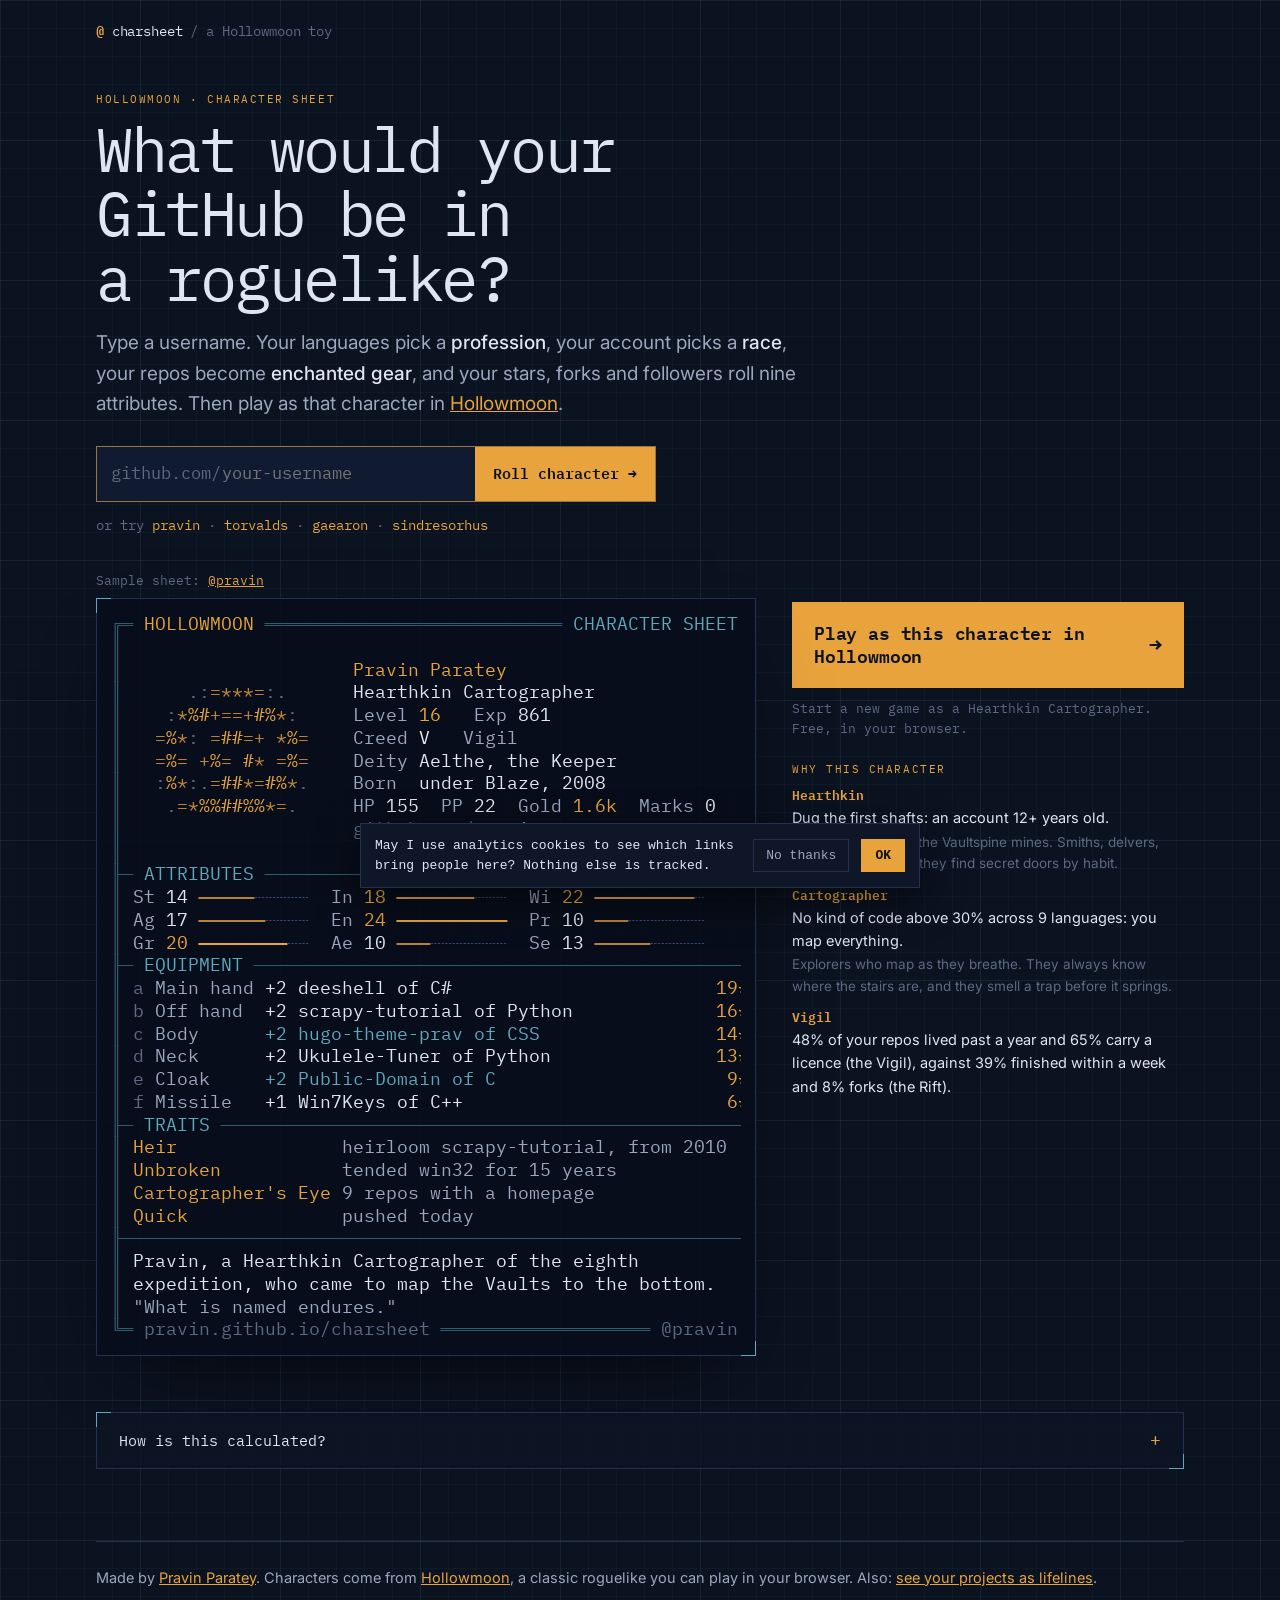
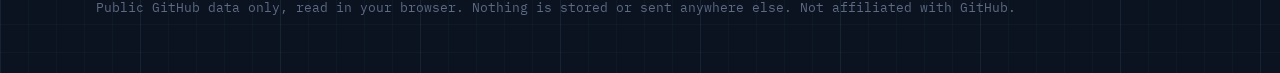
<file: index.html>
<!doctype html>
<html lang="en">
<head>
<meta charset="utf-8">
<!-- Google Analytics (GA4) with Consent Mode v2: no analytics cookies until the visitor accepts.
     The choice is stored per origin, so it is shared by every site on pravin.github.io. -->
<script>
  window.dataLayer = window.dataLayer || [];
  function gtag() { dataLayer.push(arguments); }
  (function () {
    var c = null; try { c = localStorage.getItem("ga-consent"); } catch (e) {}
    gtag("consent", "default", { ad_storage: "denied", ad_user_data: "denied", ad_personalization: "denied",
      analytics_storage: c === "granted" ? "granted" : "denied" });
  })();
  gtag("js", new Date());
  gtag("config", "G-QVSKNV76Z7");
</script>
<script async src="https://www.googletagmanager.com/gtag/js?id=G-QVSKNV76Z7"></script>
<meta name="viewport" content="width=device-width, initial-scale=1">
<title>Charsheet: your GitHub as a roguelike character</title>
<meta name="description" content="What would your GitHub be in a roguelike? Turn any GitHub profile into a Hollowmoon character sheet: race, profession, level, attributes and your repos as gear.">
<link rel="canonical" href="https://pravin.github.io/charsheet/">
<meta property="og:type" content="website">
<meta property="og:url" content="https://pravin.github.io/charsheet/">
<meta property="og:title" content="Charsheet: your GitHub as a roguelike character">
<meta property="og:description" content="What would your GitHub be in a roguelike? Race, profession, level, nine attributes and your repos as enchanted gear.">
<meta property="og:image" content="https://pravin.github.io/charsheet/og.png">
<meta property="og:image:width" content="1200">
<meta property="og:image:height" content="630">
<meta name="twitter:card" content="summary_large_image">
<meta name="twitter:title" content="Charsheet: your GitHub as a roguelike character">
<meta name="twitter:description" content="What would your GitHub be in a roguelike? Find out, then play as that character in Hollowmoon.">
<meta name="twitter:image" content="https://pravin.github.io/charsheet/og.png">
<meta name="theme-color" content="#0b1220">
<link rel="icon" href="data:image/svg+xml,<svg xmlns='http://www.w3.org/2000/svg' viewBox='0 0 32 32'><rect width='32' height='32' rx='4' fill='%230b1220'/><text x='16' y='23' font-family='monospace' font-size='22' font-weight='700' text-anchor='middle' fill='%23e8a33d'>@</text></svg>">
<link rel="preload" href="fonts/IBMPlexMono-Regular.woff2" as="font" type="font/woff2" crossorigin>
<link rel="preconnect" href="https://fonts.googleapis.com">
<link rel="preconnect" href="https://fonts.gstatic.com" crossorigin>
<link href="https://fonts.googleapis.com/css2?family=Inter:wght@400;500;600&display=swap" rel="stylesheet">
<link rel="stylesheet" href="style.css">
</head>
<body data-mode="landing">

<header class="wrap top">
  <a class="brand" href="./"><span class="at">@</span> charsheet <span class="sep">/</span> <span class="dim">a Hollowmoon toy</span></a>
  <form class="lookup mini" autocomplete="off">
    <label class="sr" for="q2">GitHub username</label>
    <span class="pre">github.com/</span><input id="q2" name="u" placeholder="username" spellcheck="false" autocapitalize="off">
    <button type="submit" aria-label="Roll character">→</button>
  </form>
</header>

<section class="wrap hero">
  <p class="label">Hollowmoon · character sheet</p>
  <h1>What would your GitHub be in a&nbsp;roguelike?</h1>
  <p class="intro">Type a username. Your languages pick a <b>profession</b>, your account picks a <b>race</b>, your repos become <b>enchanted gear</b>, and your stars, forks and followers roll nine attributes. Then play as that character in <a href="https://pravin.github.io/hollowmoon/">Hollowmoon</a>.</p>
  <form class="lookup big" autocomplete="off">
    <label class="sr" for="q1">GitHub username</label>
    <span class="pre">github.com/</span><input id="q1" name="u" placeholder="your-username" spellcheck="false" autocapitalize="off" autofocus>
    <button type="submit">Roll character <span>→</span></button>
  </form>
  <p class="examples">or try <a href="?u=pravin">pravin</a> · <a href="?u=torvalds">torvalds</a> · <a href="?u=gaearon">gaearon</a> · <a href="?u=sindresorhus">sindresorhus</a></p>
</section>

<div class="wrap"><div id="error" class="error frame" role="alert" hidden></div></div>

<main class="wrap stage">
  <div class="card-col">
    <p class="caption landing-only">Sample sheet: <a href="?u=pravin">@pravin</a></p>
    <div class="card frame"><div class="sheet-box"><pre id="card" class="sheet" aria-label="Character sheet"></pre></div></div>
  </div>
  <aside class="side">
    <a id="play" class="btn play" href="https://pravin.github.io/hollowmoon/">Play as this character in Hollowmoon <span>→</span></a>
    <p id="play-sub" class="note"></p>
    <p id="empty" class="notice" hidden>No public repos yet: a recruit with nothing but a torch. Push something and roll again.</p>
    <div class="share sheet-only">
      <p class="label">Share your sheet</p>
      <div class="buttons">
        <button id="share" class="sbtn" hidden>Share image</button>
        <button id="dl" class="sbtn">Download PNG</button>
        <a id="x" class="sbtn" target="_blank" rel="noopener">Post on X</a>
        <a id="li" class="sbtn" target="_blank" rel="noopener">LinkedIn</a>
        <button id="copy" class="sbtn">Copy link</button>
      </div>
    </div>
    <div class="whybox">
      <p class="label">Why this character</p>
      <dl id="why"></dl>
    </div>
  </aside>
</main>

<section class="wrap how">
  <details class="frame">
    <summary>How is this calculated?</summary>
    <div class="how-body">
      <p>Everything comes from public data: your GitHub profile and up to 300 of your most recently pushed public repos, read straight from GitHub's API in your browser. Nothing is stored anywhere except this browser tab's cache. The same profile always gives the same character; it changes only when your GitHub does.</p>
      <div class="cols">
        <div>
          <h3>Race: who your account is</h3>
          <p>The first rule that fits, top to bottom:</p>
          <ol id="how-race"></ol>
        </div>
        <div>
          <h3>Profession: what you write</h3>
          <p>Each original repo's main language counts for 1 + log₂(1 + stars), so popular repos weigh more. A few habits come first: under two original repos with code makes a <b>Yeoman</b>; 60%+ forks a <b>Nightcutter</b>; most repos finished within a week a <b>Riftbound</b>; 70%+ without a description a <b>Reaver</b>; no kind of code above 30% across six or more languages a <b>Cartographer</b>. Otherwise your biggest kind of code decides:</p>
          <ul id="how-prof"></ul>
        </div>
        <div>
          <h3>Attributes</h3>
          <p>Each of the nine starts from one number (on a log scale, 3 to 21), then your race and profession add their modifiers from the game, capped at 25:</p>
          <ul id="how-attrs"></ul>
          <h3>Level, HP, PP, gold</h3>
          <p><b>Experience</b> = 10 per original repo + 1 per star + 2 per fork of your work + ½ per follower + 25 per year on GitHub + 2 per fork you made. <b>Level</b> = 1 + 3 × log₂(1 + exp/25), up to 50. HP and PP follow the game's rules from Endurance, Aether, your profession's hit and power dice and your level. <b>Gold</b> is 10 per star plus 25 per fork (Factors start rich: double). <b>Hollow marks</b> are your archived repos.</p>
          <h3>Creed</h3>
          <p>The <b>Vigil</b> tends what it has named: repos alive for over a year, licensed, described. The <b>Rift</b> tries things and moves on: repos done within a week, forks, no description. The balance between them gives your creed code, from V+ through B= to R-, and your deity: Aelthe, Ondra or Vhask.</p>
          <h3>Equipment and traits</h3>
          <p>Your six most-starred original repos, as gear: +1 enchantment for roughly every tripling of stars. <span class="k-c">Blessed</span> if it has a licence and a description, <span class="k-r">cursed</span> if archived. Traits are titles from fun facts: your oldest repo (Heir), your longest-tended (Unbroken), then whichever rarer ones you've earned.</p>
        </div>
      </div>
      <div class="yours sheet-only">
        <h3>Your numbers</h3>
        <div id="numbers" class="numbers"></div>
      </div>
    </div>
  </details>
</section>

<footer class="wrap">
  <div class="foot">
    <p>Made by <a href="https://pravin.github.io">Pravin Paratey</a>. Characters come from <a href="https://pravin.github.io/hollowmoon/">Hollowmoon</a>, a classic roguelike you can play in your browser. Also: <a href="https://pravin.github.io/lifelines/">see your projects as lifelines</a>.</p>
    <p class="note">Public GitHub data only, read in your browser. Nothing is stored or sent anywhere else. Not affiliated with GitHub.</p>
  </div>
</footer>

<div id="toast" class="toast" role="status" hidden></div>
<script type="module" src="js/app.js"></script>
<!-- Analytics consent banner: shown once per browser for all of pravin.github.io. -->
<script>
(function () {
  var c = null; try { c = localStorage.getItem("ga-consent"); } catch (e) {}
  if (c) return;
  var b = document.createElement("div");
  b.setAttribute("role", "region"); b.setAttribute("aria-label", "Analytics consent");
  b.style.cssText = "position:fixed;left:12px;right:12px;bottom:12px;z-index:2147483647;max-width:560px;margin:0 auto;" +
    "background:#0e1628;color:#dfe6f2;border:1px solid #22314e;box-shadow:0 12px 40px rgba(0,0,0,.5);" +
    "padding:12px 14px;display:flex;gap:12px;align-items:center;flex-wrap:wrap;font:13px/1.5 ui-monospace,Menlo,monospace";
  b.innerHTML = '<span style="flex:1 1 240px">May I use analytics cookies to see which links bring people here? Nothing else is tracked.</span>' +
    '<button data-c="denied" style="background:none;color:#9aa7bd;border:1px solid #22314e;padding:6px 12px;font:inherit;cursor:pointer">No thanks</button>' +
    '<button data-c="granted" style="background:#e8a33d;color:#0b1220;border:0;padding:7px 14px;font:inherit;font-weight:600;cursor:pointer">OK</button>';
  b.addEventListener("click", function (e) {
    var v = e.target.getAttribute && e.target.getAttribute("data-c"); if (!v) return;
    try { localStorage.setItem("ga-consent", v); } catch (err) {}
    if (window.gtag) gtag("consent", "update", { analytics_storage: v });
    b.remove();
  });
  // Keep game key presses from reaching the page while the banner has focus.
  b.addEventListener("keydown", function (e) { e.stopPropagation(); });
  (document.body ? Promise.resolve() : new Promise(function (r) { addEventListener("DOMContentLoaded", r); }))
    .then(function () { document.body.appendChild(b); });
})();
</script>
</body>
</html>
</file>
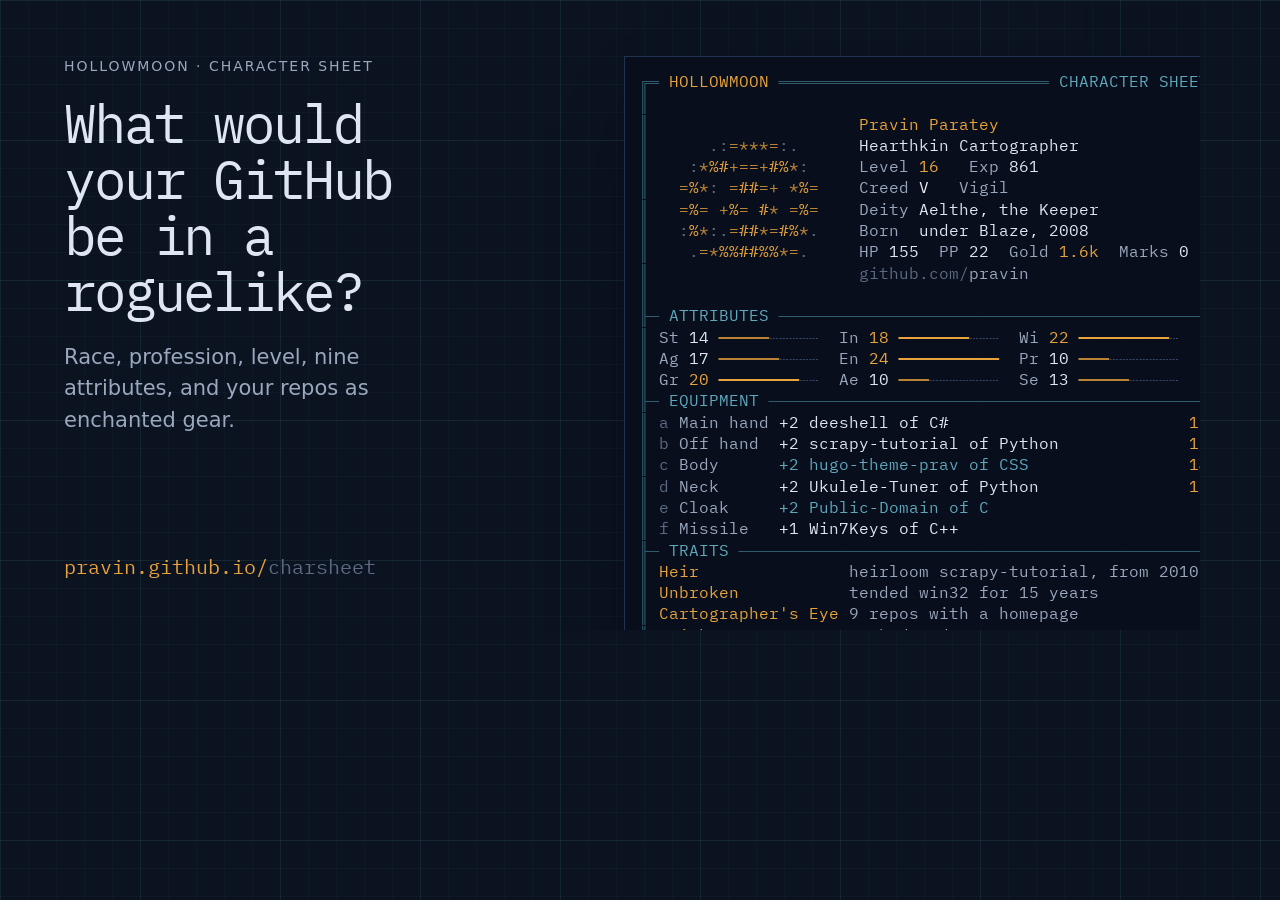
<file: tools/og.html>
<!doctype html>
<html lang="en">
<head>
<meta charset="utf-8">
<title>Charsheet OG image</title>
<link rel="preload" href="../fonts/IBMPlexMono-Regular.woff2" as="font" type="font/woff2" crossorigin>
<link rel="preload" href="../fonts/IBMPlexMono-SemiBold.woff2" as="font" type="font/woff2" crossorigin>
<link rel="stylesheet" href="../style.css">
<style>
  html, body { width: 1200px; height: 630px; overflow: hidden; }
  .og { position: relative; display: grid; grid-template-columns: 520px 1fr; gap: 40px; padding: 56px 0 0 64px; height: 630px; }
  .og h1 { font-size: 54px; margin: 18px 0 22px; max-width: 11ch; }
  .og p { font: 21px/1.5 var(--sans); color: var(--ink2); margin: 0; max-width: 26ch; }
  .og .url { position: absolute; left: 64px; bottom: 50px; font: 500 20px var(--mono); color: var(--amber); }
  .og .url span { color: var(--ink3); }
  .og .card { width: 620px; padding: 14px; height: 640px; overflow: hidden; }
</style>
</head>
<body data-mode="sheet">
<div class="og">
  <div>
    <p class="label" style="font-size:14px;white-space:nowrap">Hollowmoon · character sheet</p>
    <h1>What would your GitHub be in a roguelike?</h1>
    <p>Race, profession, level, nine attributes, and your repos as enchanted gear.</p>
    <div class="url">pravin.github.io/<span>charsheet</span></div>
  </div>
  <div class="card frame"><div class="sheet-box"><pre id="card" class="sheet"></pre></div></div>
</div>
<script type="module">
  import { toCharacter } from "../js/mapping.js";
  import { buildRows, rowsToHTML } from "../js/card.js";
  import { SAMPLE } from "../js/sample.js";
  const ch = toCharacter(SAMPLE.user, SAMPLE.repos, SAMPLE.at);
  document.getElementById("card").innerHTML = rowsToHTML(buildRows(ch, null));
</script>
</body>
</html>
</file>
<file: style.css>
@font-face { font-family: "Plex Mono CS"; src: url("fonts/IBMPlexMono-Regular.woff2") format("woff2"); font-weight: 400; font-display: swap; }
@font-face { font-family: "Plex Mono CS"; src: url("fonts/IBMPlexMono-SemiBold.woff2") format("woff2"); font-weight: 600; font-display: swap; }

:root {
  --ground: #0b1220; --panel: rgba(13,21,38,.72); --panel-solid: #101a30;
  --ink: #dfe6f2; --ink2: #9aa7bd; --ink3: #5c6a83; --line: #22314e;
  --amber: #e8a33d; --amber-dim: rgba(232,163,61,.14); --cyan: #5fa8bc; --red: #e0664f;
  --mono: "Plex Mono CS", "IBM Plex Mono", ui-monospace, Menlo, Consolas, monospace;
  --sans: "Inter", system-ui, -apple-system, "Segoe UI", sans-serif;
}
* { box-sizing: border-box; }
html, body { margin: 0; }
html { overflow-x: hidden; }
body {
  background-color: var(--ground); color: var(--ink); font: 16px/1.6 var(--sans); -webkit-font-smoothing: antialiased;
  background-image:
    linear-gradient(rgba(95,168,188,.045) 1px, transparent 1px), linear-gradient(90deg, rgba(95,168,188,.045) 1px, transparent 1px),
    linear-gradient(rgba(95,168,188,.08) 1px, transparent 1px), linear-gradient(90deg, rgba(95,168,188,.08) 1px, transparent 1px);
  background-size: 28px 28px, 28px 28px, 140px 140px, 140px 140px;
  overflow-x: hidden;
}
::selection { background: var(--amber); color: var(--ground); }
a { color: var(--amber); }
.sr { position: absolute; width: 1px; height: 1px; overflow: hidden; clip: rect(0 0 0 0); }
.wrap { max-width: 1120px; margin: 0 auto; padding: 0 16px; }
.label { font: 500 11px/1 var(--mono); letter-spacing: .14em; text-transform: uppercase; color: var(--amber); margin: 0 0 12px; }
.note { font: 12.5px/1.6 var(--mono); color: var(--ink3); margin: 0; }

.frame { position: relative; border: 1px solid var(--line); background: var(--panel); }
.frame::before, .frame::after { content: ""; position: absolute; width: 14px; height: 14px; border: 0 solid var(--cyan); pointer-events: none; z-index: 2; }
.frame::before { top: -1px; left: -1px; border-top-width: 1px; border-left-width: 1px; }
.frame::after { bottom: -1px; right: -1px; border-bottom-width: 1px; border-right-width: 1px; }

/* top bar */
.top { display: flex; justify-content: space-between; align-items: center; gap: 16px; padding-top: 22px; padding-bottom: 6px; flex-wrap: wrap; }
.brand { font: 500 14px var(--mono); color: var(--ink); text-decoration: none; letter-spacing: -.01em; }
.brand .at { color: var(--amber); font-weight: 600; }
.brand .sep, .brand .dim { color: var(--ink3); }
body[data-mode="landing"] .lookup.mini { display: none; }

/* lookup forms */
.lookup { display: flex; align-items: stretch; border: 1px solid var(--line); background: var(--panel-solid); font-family: var(--mono); max-width: 100%; }
.lookup:focus-within { border-color: color-mix(in srgb, var(--amber) 60%, var(--line)); }
.lookup .pre { display: flex; align-items: center; padding-left: 14px; color: var(--ink3); white-space: nowrap; }
.lookup input { flex: 1; min-width: 0; background: transparent; border: 0; outline: 0; color: var(--ink); font: inherit; padding: 0 4px 0 1px; }
.lookup button { background: var(--amber); color: var(--ground); border: 0; font: 600 15px var(--mono); padding: 0 18px; cursor: pointer; white-space: nowrap; }
.lookup button:hover { filter: brightness(1.08); }
.lookup.mini { font-size: 13.5px; height: 36px; width: 330px; }
.lookup.mini .pre { padding-left: 10px; }
.lookup.mini button { padding: 0 12px; }
.lookup.big { font-size: 17px; height: 56px; max-width: 560px; margin-top: 26px; }
.lookup.big button span { display: inline-block; transition: transform .15s; }
.lookup.big button:hover span { transform: translateX(3px); }

/* hero */
.hero { padding-top: 48px; padding-bottom: 8px; }
body:not([data-mode="landing"]) .hero, body:not([data-mode="landing"]) .landing-only { display: none; }
body[data-mode="landing"] .sheet-only { display: none !important; }
body[data-mode="loading"] .side, body[data-mode="loading"] .how { visibility: hidden; }
h1 { font: 500 clamp(34px, 6.4vw, 62px)/1.04 var(--mono); letter-spacing: -.04em; margin: 8px 0 18px; max-width: 18ch; }
.intro { font-size: clamp(16.5px, 2.1vw, 19px); color: var(--ink2); max-width: 60ch; margin: 0; }
.intro b { color: var(--ink); font-weight: 500; }
.examples { font: 13.5px var(--mono); color: var(--ink3); margin: 14px 0 0; }
.examples a { text-decoration: none; }
.examples a:hover { text-decoration: underline; }

/* stage: card + side */
.stage { display: grid; grid-template-columns: minmax(0, 660px) minmax(0, 1fr); gap: 36px; align-items: start; margin-top: 30px; }
body[data-mode="error"] .stage, body[data-mode="error"] .how { display: none; }
.caption { font: 12.5px var(--mono); color: var(--ink3); margin: 0 0 10px; }
.card { padding: 14px; background: rgba(8,14,26,.85); box-shadow: 0 30px 80px -40px rgba(0,0,0,.9); }
.sheet-box { container-type: inline-size; }
/* 60 columns x 0.6em = 36em: the card fills its box exactly at any width */
.sheet {
  margin: 0; font-family: var(--mono); font-size: 14px; font-size: calc(100cqi / 36); line-height: 1.3;
  white-space: pre; font-variant-ligatures: none; letter-spacing: 0; color: var(--ink); overflow: hidden; min-height: 4em;
}
.k-f { color: #2f5d6e; } .k-t { color: var(--cyan); } .k-a { color: var(--amber); } .k-b { color: #b98235; }
.k-i { color: var(--ink); } .k-d { color: var(--ink2); } .k-m { color: var(--ink3); } .k-o { color: #34466a; }
.k-c { color: var(--cyan); } .k-r { color: var(--red); } .k-v { color: #eef1f7; }

.side { display: flex; flex-direction: column; gap: 26px; min-width: 0; }
body[data-mode="landing"] .side { padding-top: 30px; }
.btn.play {
  display: flex; justify-content: space-between; align-items: center; gap: 14px; background: var(--amber); color: var(--ground); text-decoration: none;
  font: 600 18px/1.3 var(--mono); padding: 20px 22px; transition: transform .15s, box-shadow .15s; letter-spacing: -.01em;
}
.btn.play:hover { transform: translateY(-1px); box-shadow: 0 10px 34px -8px rgba(232,163,61,.55); }
.btn.play span { transition: transform .15s; font-size: 22px; }
.btn.play:hover span { transform: translateX(4px); }
#play-sub { margin-top: -16px; }
.notice { font: 13.5px/1.6 var(--mono); color: var(--ink2); border-left: 2px solid var(--amber); padding: 4px 0 4px 12px; margin: 0; }
.buttons { display: flex; flex-wrap: wrap; gap: 8px; }
.sbtn {
  font: 500 13.5px var(--mono); color: var(--ink); background: var(--panel-solid); border: 1px solid var(--line); padding: 9px 13px;
  text-decoration: none; cursor: pointer; transition: border-color .15s, color .15s;
}
.sbtn:hover { border-color: var(--amber); color: var(--amber); }
#why { margin: 0; font-size: 14.5px; }
#why dt { font: 600 13px var(--mono); color: var(--amber); margin-top: 12px; }
#why dt:first-child { margin-top: 0; }
#why dd { margin: 2px 0 0; color: var(--ink); }
#why .flav { display: block; color: var(--ink3); font-size: 13.5px; margin-top: 2px; }

/* how */
.how { margin-top: 56px; }
.how details { padding: 0; }
.how summary { cursor: pointer; padding: 18px 22px; font: 500 15px var(--mono); color: var(--ink); list-style: none; display: flex; justify-content: space-between; }
.how summary::-webkit-details-marker { display: none; }
.how summary::after { content: "+"; color: var(--amber); font-size: 18px; line-height: 1; }
.how details[open] summary::after { content: "−"; }
.how-body { padding: 0 22px 24px; color: var(--ink2); font-size: 14.5px; }
.how-body > p:first-child { margin-top: 0; max-width: 80ch; }
.how h3 { font: 600 12px var(--mono); letter-spacing: .1em; text-transform: uppercase; color: var(--amber); margin: 22px 0 8px; }
.how .cols { display: grid; grid-template-columns: repeat(3, minmax(0, 1fr)); gap: 28px; }
.how ol, .how ul { padding-left: 20px; margin: 0; }
.how li { margin: 4px 0; }
.how li b { color: var(--ink); font-weight: 500; }
.how b { color: var(--ink); font-weight: 500; }
.numbers { display: grid; grid-template-columns: repeat(auto-fill, minmax(210px, 1fr)); gap: 4px 24px; font: 13.5px var(--mono); }
.numbers div { display: flex; justify-content: space-between; border-bottom: 1px dashed var(--line); padding: 4px 0; }
.numbers b { color: var(--ink); font-weight: 500; }
.numbers .note { grid-column: 1 / -1; margin-top: 10px; }

.error { margin-top: 36px; padding: 22px 24px; font-size: 16px; color: var(--ink2); max-width: 720px; }
.error b { color: var(--ink); display: block; font: 500 17px var(--mono); margin-bottom: 6px; }

footer.wrap { margin-top: 72px; padding-bottom: 48px; }
.foot { border-top: 1px solid var(--line); padding-top: 24px; color: var(--ink2); font-size: 14.5px; }
.foot p { margin: 0 0 8px; }
.toast { position: fixed; left: 50%; bottom: 24px; transform: translateX(-50%); background: var(--panel-solid); border: 1px solid var(--amber); color: var(--ink); font: 13.5px var(--mono); padding: 10px 16px; z-index: 10; }

@media (max-width: 960px) {
  .stage { grid-template-columns: minmax(0, 1fr); }
  .card-col { max-width: 660px; }
  .how .cols { grid-template-columns: minmax(0, 1fr); gap: 0; }
}
@media (max-width: 560px) {
  .top { flex-direction: column; align-items: stretch; }
  .lookup.mini { width: 100%; }
  .hero { padding-top: 28px; }
  .lookup.big { font-size: 15px; height: 50px; }
  .lookup.big .pre { display: none; }
  .lookup.big input { padding-left: 14px; }
  .card { padding: 8px; }
  .btn.play { font-size: 16px; padding: 16px 18px; }
  .how summary { padding: 16px; }
  .how-body { padding: 0 16px 20px; }
}
</file>
